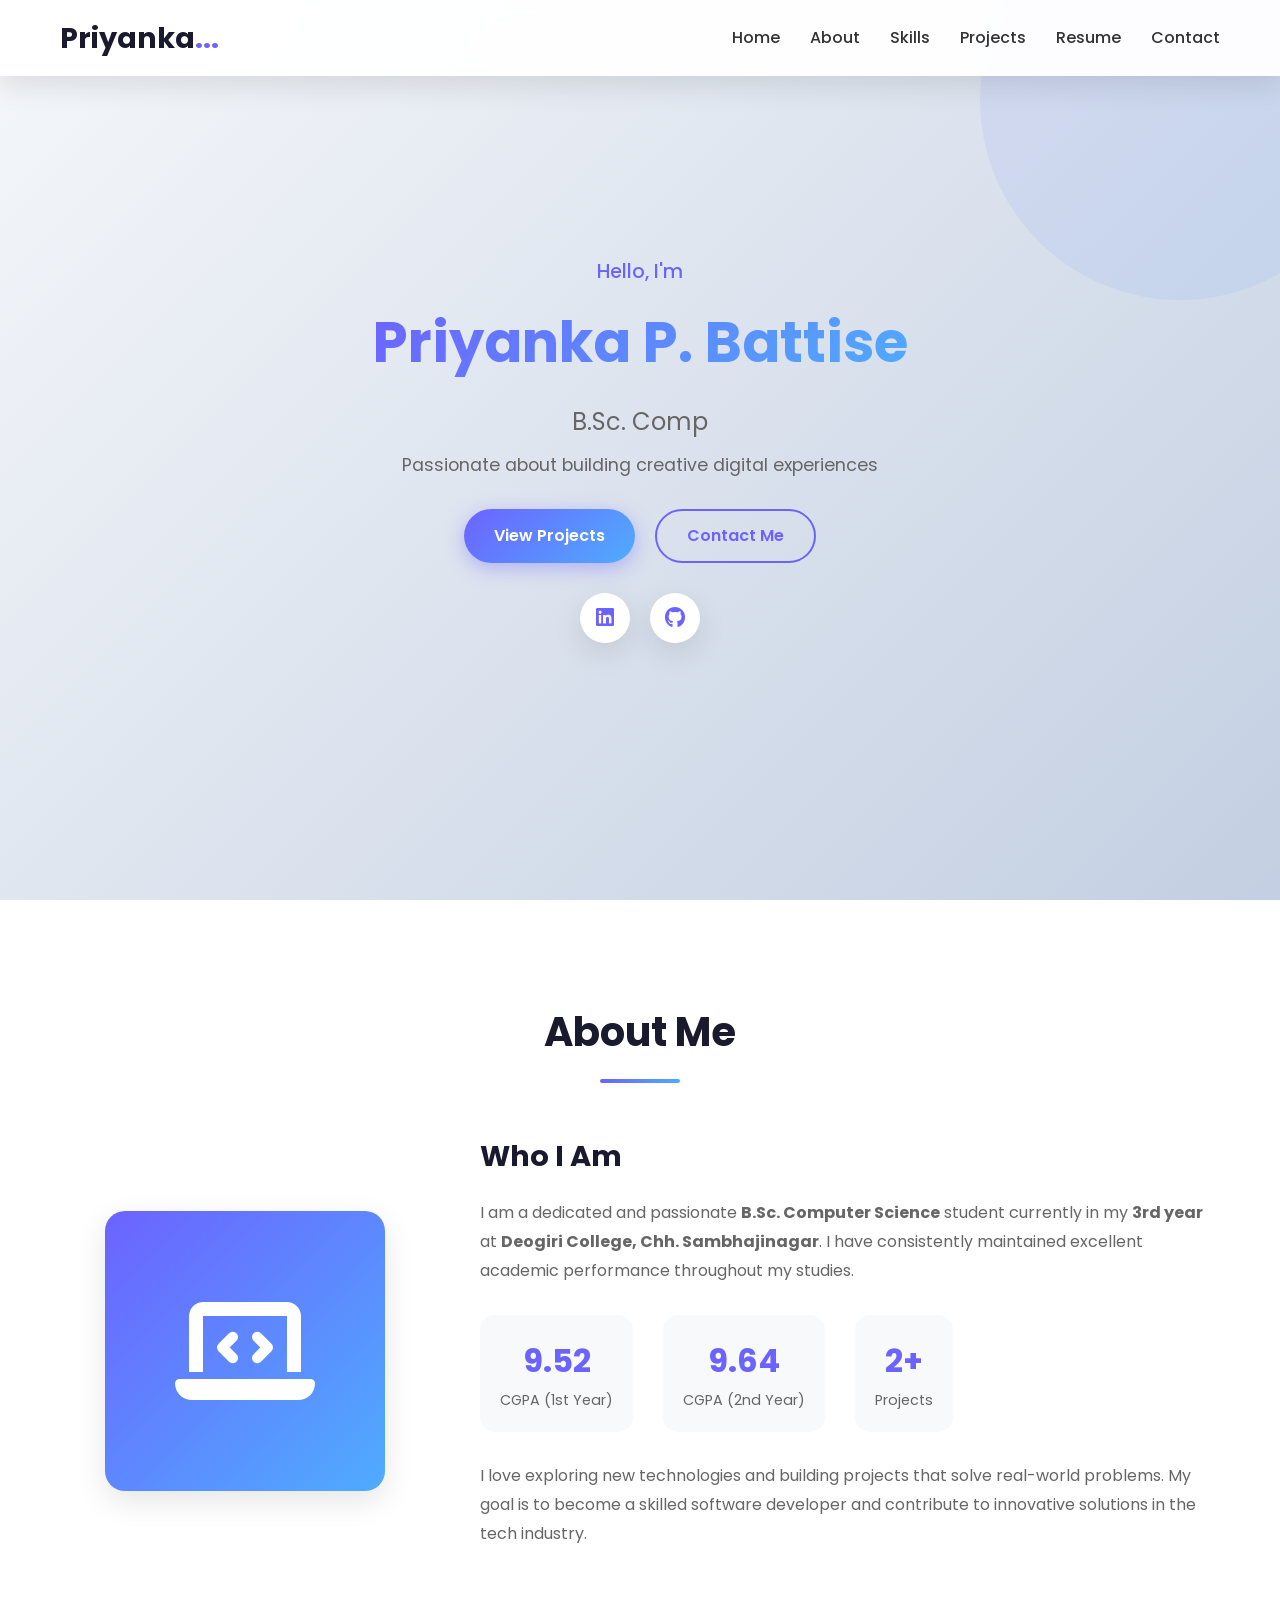
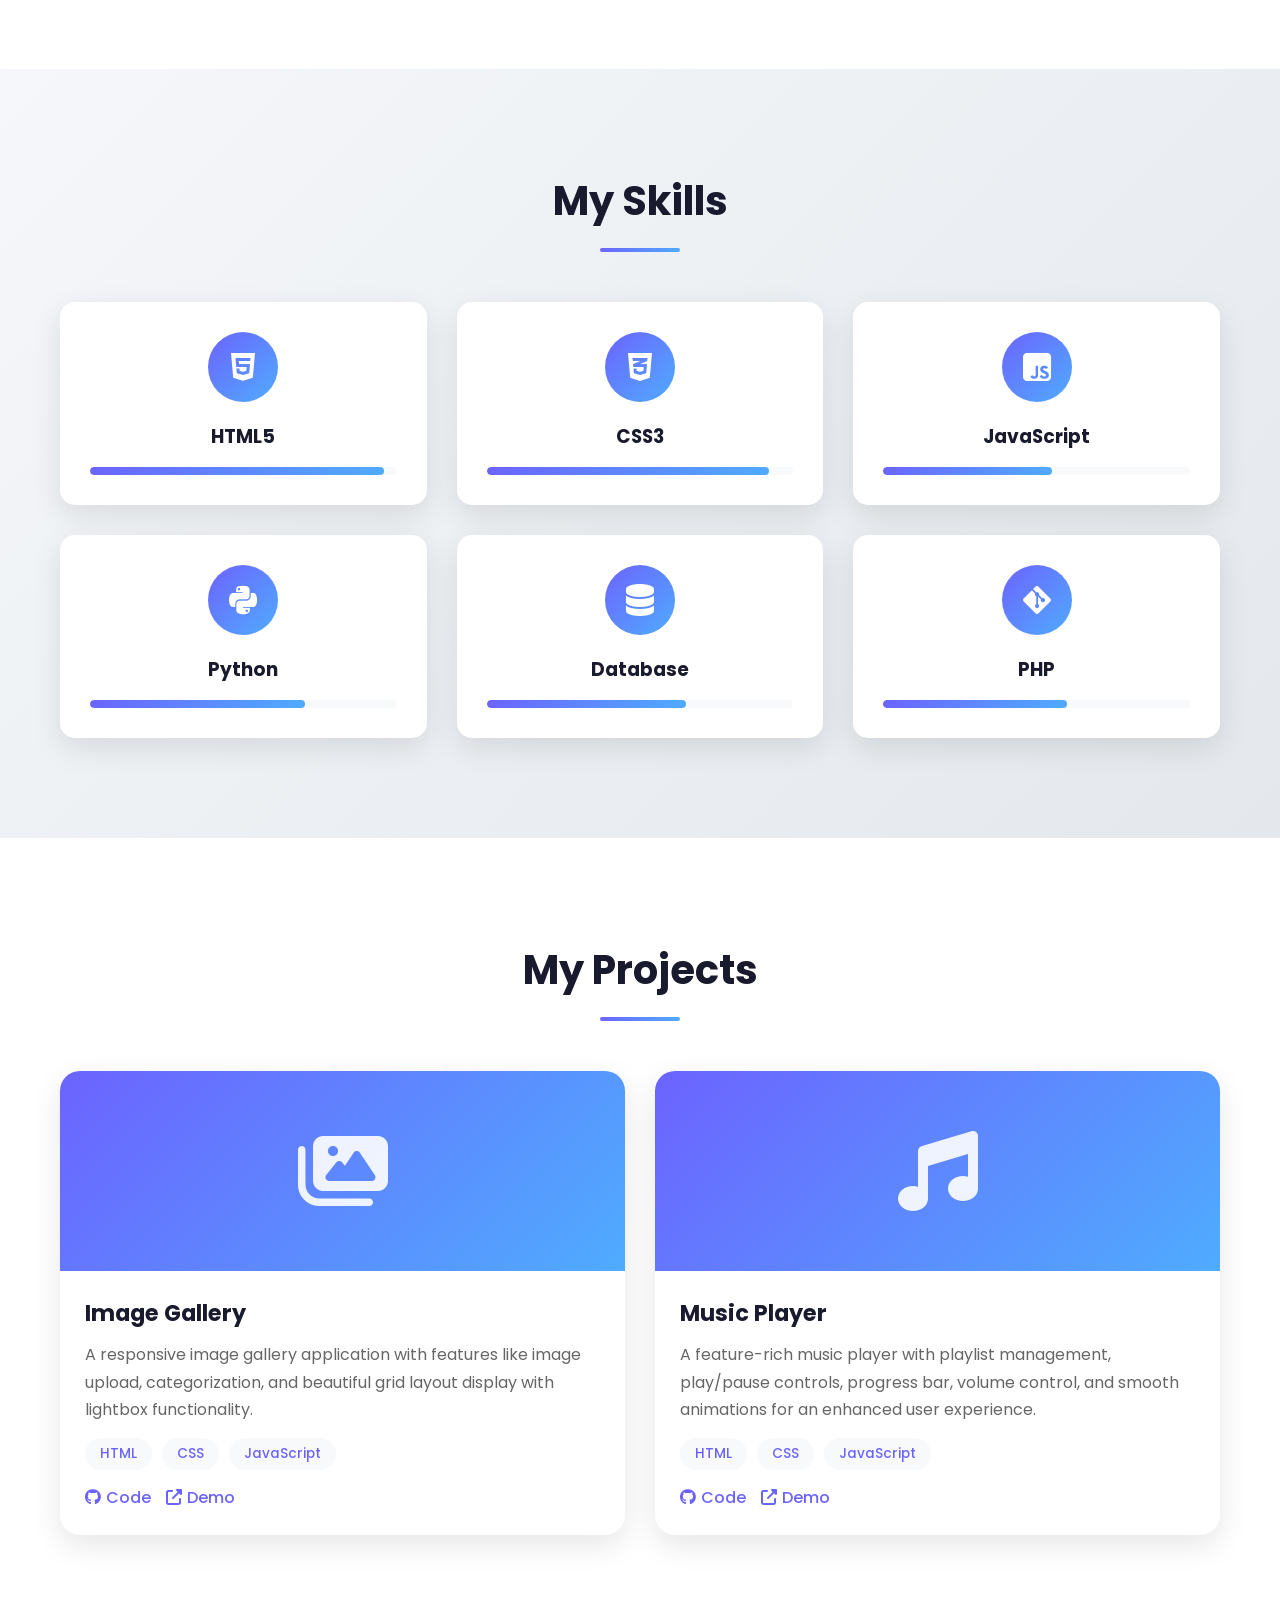
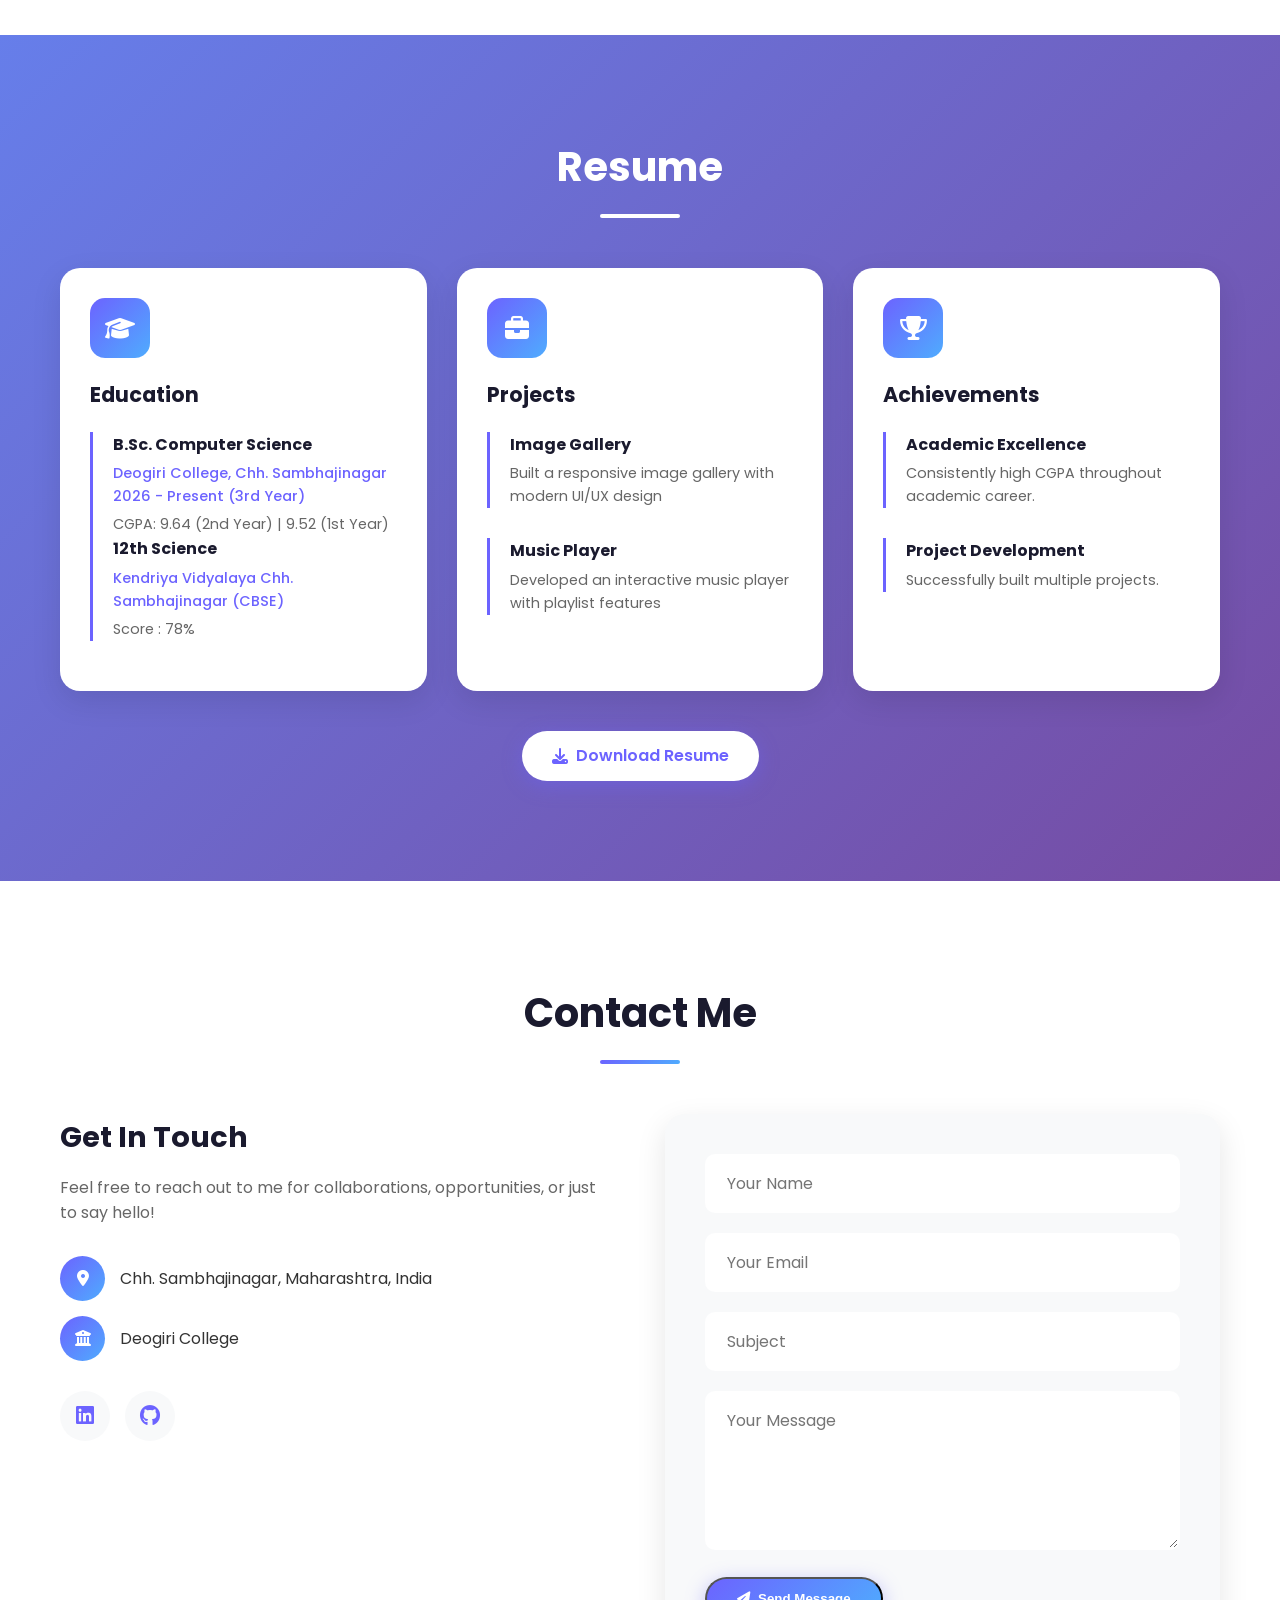
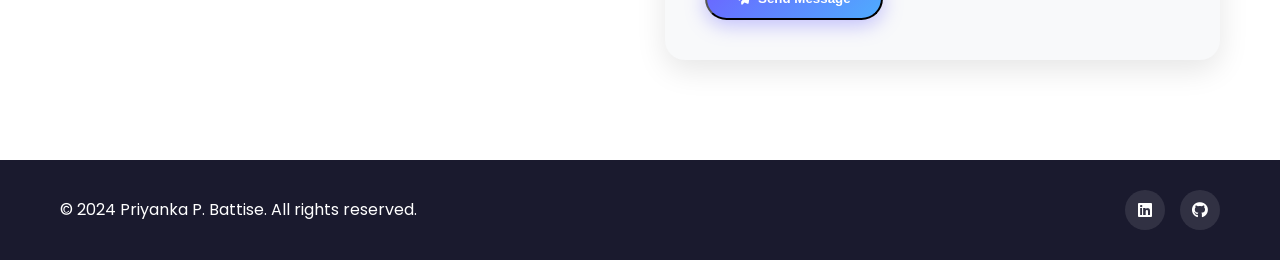
<file: index.html>
<!DOCTYPE html>
<html lang="en">
<head>
    <meta charset="UTF-8">
    <meta name="viewport" content="width=device-width, initial-scale=1.0">
    <title>Priyanka P. Battise | Portfolio</title>
    <link rel="stylesheet" href="style.css">
    <link href="https://fonts.googleapis.com/css2?family=Poppins:wght@300;400;500;600;700&display=swap" rel="stylesheet">
    <link rel="stylesheet" href="https://cdnjs.cloudflare.com/ajax/libs/font-awesome/6.4.0/css/all.min.css">
</head>
<body>
    <!-- Navigation -->
    <nav class="navbar">
        <div class="nav-container">
            <a href="#home" class="logo">Priyanka<span>...</span></a>
            <ul class="nav-links">
                <li><a href="#home">Home</a></li>
                <li><a href="#about">About</a></li>
                <li><a href="#skills">Skills</a></li>
                <li><a href="#projects">Projects</a></li>
                <li><a href="#resume">Resume</a></li>
                <li><a href="#contact">Contact</a></li>
            </ul>
            <div class="hamburger">
                <span></span>
                <span></span>
                <span></span>
            </div>
        </div>
    </nav>

    <!-- Hero Section -->
    <section id="home" class="hero">
        <div class="hero-content">
            <p class="greeting">Hello, I'm</p>
            <h1 class="name">Priyanka P. Battise</h1>
            <p class="title">B.Sc. Computer Science Student</p>
            <p class="description">Passionate about building creative digital experiences</p>
            <div class="hero-buttons">
                <a href="#projects" class="btn primary">View Projects</a>
                <a href="#contact" class="btn secondary">Contact Me</a>
            </div>
            <div class="social-links">
                <a href="https://www.linkedin.com/in/priyanka-battise-638695283" target="_blank"><i class="fab fa-linkedin"></i></a>
                <a href="https://github.com/priyankabattise" target="_blank"><i class="fab fa-github"></i></a>
            </div>
        </div>
        <div class="hero-image">
            <div class="image-placeholder">
                <i class="fas fa-user-graduate"></i>
            </div>
        </div>
    </section>

    <!-- About Section -->
    <section id="about" class="about">
        <div class="container">
            <h2 class="section-title">About Me</h2>
            <div class="about-content">
                <div class="about-image">
                    <div class="image-frame">
                        <i class="fas fa-laptop-code"></i>
                    </div>
                </div>
                <div class="about-text">
                    <h3>Who I Am</h3>
                    <p>I am a dedicated and passionate <strong>B.Sc. Computer Science</strong> student currently in my <strong>3rd year</strong> at <strong>Deogiri College, Chh. Sambhajinagar</strong>. I have consistently maintained excellent academic performance throughout my studies.</p>
                    
                    <div class="stats">
                        <div class="stat-item">
                            <span class="stat-number">9.52</span>
                            <span class="stat-label">CGPA (1st Year)</span>
                        </div>
                        <div class="stat-item">
                            <span class="stat-number">9.64</span>
                            <span class="stat-label">CGPA (2nd Year)</span>
                        </div>
                        <div class="stat-item">
                            <span class="stat-number">2+</span>
                            <span class="stat-label">Projects</span>
                        </div>
                    </div>

                    <p>I love exploring new technologies and building projects that solve real-world problems. My goal is to become a skilled software developer and contribute to innovative solutions in the tech industry.</p>
                </div>
            </div>
        </div>
    </section>

    <!-- Skills Section -->
    <section id="skills" class="skills">
        <div class="container">
            <h2 class="section-title">My Skills</h2>
            <div class="skills-grid">
                <div class="skill-card">
                    <div class="skill-icon">
                        <i class="fab fa-html5"></i>
                    </div>
                    <h3>HTML5</h3>
                    <div class="skill-bar">
                        <div class="skill-progress" data-progress="96"></div>
                    </div>
                </div>
                <div class="skill-card">
                    <div class="skill-icon">
                        <i class="fab fa-css3-alt"></i>
                    </div>
                    <h3>CSS3</h3>
                    <div class="skill-bar">
                        <div class="skill-progress" data-progress="92"></div>
                    </div>
                </div>
                <div class="skill-card">
                    <div class="skill-icon">
                        <i class="fab fa-js-square"></i>
                    </div>
                    <h3>JavaScript</h3>
                    <div class="skill-bar">
                        <div class="skill-progress" data-progress="55"></div>
                    </div>
                </div>
                <div class="skill-card">
                    <div class="skill-icon">
                        <i class="fab fa-python"></i>
                    </div>
                    <h3>Python</h3>
                    <div class="skill-bar">
                        <div class="skill-progress" data-progress="70"></div>
                    </div>
                </div>
                <div class="skill-card">
                    <div class="skill-icon">
                        <i class="fas fa-database"></i>
                    </div>
                    <h3>Database</h3>
                    <div class="skill-bar">
                        <div class="skill-progress" data-progress="65"></div>
                    </div>
                </div>
                <div class="skill-card">
                    <div class="skill-icon">
                        <i class="fab fa-git-alt"></i>
                    </div>
                    <h3>PHP</h3>
                    <div class="skill-bar">
                        <div class="skill-progress" data-progress="60"></div>
                    </div>
                </div>
            </div>
        </div>
    </section>

    <!-- Projects Section -->
    <section id="projects" class="projects">
        <div class="container">
            <h2 class="section-title">My Projects</h2>
            <div class="projects-grid">
                <div class="project-card">
                    <div class="project-image">
                        <i class="fas fa-images"></i>
                    </div>
                    <div class="project-info">
                        <h3>Image Gallery</h3>
                        <p>A responsive image gallery application with features like image upload, categorization, and beautiful grid layout display with lightbox functionality.</p>
                        <div class="project-tags">
                            <span>HTML</span>
                            <span>CSS</span>
                            <span>JavaScript</span>
                        </div>
                        <div class="project-links">
                            <a href="https://github.com/priyankabattise" target="_blank"><i class="fab fa-github"></i> Code</a>
                            <a href="https://priyankabattise.github.io/Image-Gallery/"><i class="fas fa-external-link-alt"></i> Demo</a>
                        </div>
                    </div>
                </div>
                <div class="project-card">
                    <div class="project-image">
                        <i class="fas fa-music"></i>
                    </div>
                    <div class="project-info">
                        <h3>Music Player</h3>
                        <p>A feature-rich music player with playlist management, play/pause controls, progress bar, volume control, and smooth animations for an enhanced user experience.</p>
                        <div class="project-tags">
                            <span>HTML</span>
                            <span>CSS</span>
                            <span>JavaScript</span>
                        </div>
                        <div class="project-links">
                            <a href="https://github.com/priyankabattise" target="_blank"><i class="fab fa-github"></i> Code</a>
                            <a href="https://priyankabattise.github.io/Music-player/"><i class="fas fa-external-link-alt"></i> Demo</a>
                        </div>
                    </div>
                </div>
            </div>
        </div>
    </section>

    <!-- Resume Section -->
    <section id="resume" class="resume">
        <div class="container">
            <h2 class="section-title">Resume</h2>
            <div class="resume-content">
                <div class="resume-card">
                    <div class="resume-icon">
                        <i class="fas fa-graduation-cap"></i>
                    </div>
                    <h3>Education</h3>
                    <div class="timeline">
                        <div class="timeline-item">
                            <h4>B.Sc. Computer Science</h4>
                            <p class="institution">Deogiri College, Chh. Sambhajinagar</p>
                            <p class="year">2026 - Present (3rd Year)</p>
                            <p class="cgpa">CGPA: 9.64 (2nd Year) | 9.52 (1st Year)</p>
                            <h4>12th Science</h4>
                            <p class="institution">Kendriya Vidyalaya Chh. Sambhajinagar (CBSE)</p>
                            <!-- <p class="year">2024 - Present (3rd Year)</p> -->
                            <p class="cgpa">Score : 78%</p>
                        </div>
                    </div>
                </div>
                <div class="resume-card">
                    <div class="resume-icon">
                        <i class="fas fa-briefcase"></i>
                    </div>
                    <h3>Projects</h3>
                    <div class="timeline">
                        <div class="timeline-item">
                            <h4>Image Gallery</h4>
                            <p class="description">Built a responsive image gallery with modern UI/UX design</p>
                        </div>
                        <div class="timeline-item">
                            <h4>Music Player</h4>
                            <p class="description">Developed an interactive music player with playlist features</p>
                        </div>
                    </div>
                </div>
                <div class="resume-card">
                    <div class="resume-icon">
                        <i class="fas fa-trophy"></i>
                    </div>
                    <h3>Achievements</h3>
                    <div class="timeline">
                        <div class="timeline-item">
                            <h4>Academic Excellence</h4>
                            <p class="description">Consistently high CGPA throughout academic career.</p>
                        </div>
                        <div class="timeline-item">
                            <h4>Project Development</h4>
                            <p class="description">Successfully built multiple projects.</p>
                        </div>
                    </div>
                </div>
            </div>
            <div class="download-resume">
                <a href="#" class="btn primary"><i class="fas fa-download"></i> Download Resume</a>
            </div>
        </div>
    </section>

    <!-- Contact Section -->
    <section id="contact" class="contact">
        <div class="container">
            <h2 class="section-title">Contact Me</h2>
            <div class="contact-content">
                <div class="contact-info">
                    <h3>Get In Touch</h3>
                    <p>Feel free to reach out to me for collaborations, opportunities, or just to say hello!</p>
                    <div class="contact-details">
                        <div class="contact-item">
                            <i class="fas fa-map-marker-alt"></i>
                            <span>Chh. Sambhajinagar, Maharashtra, India</span>
                        </div>
                        <div class="contact-item">
                            <i class="fas fa-university"></i>
                            <span>Deogiri College</span>
                        </div>
                    </div>
                    <div class="contact-social">
                        <a href="https://www.linkedin.com/in/priyanka-battise-638695283" target="_blank"><i class="fab fa-linkedin"></i></a>
                        <a href="https://github.com/priyankabattise" target="_blank"><i class="fab fa-github"></i></a>
                    </div>
                </div>
                <form class="contact-form">
                    <div class="form-group">
                        <input type="text" placeholder="Your Name" required>
                    </div>
                    <div class="form-group">
                        <input type="email" placeholder="Your Email" required>
                    </div>
                    <div class="form-group">
                        <input type="text" placeholder="Subject">
                    </div>
                    <div class="form-group">
                        <textarea placeholder="Your Message" rows="5" required></textarea>
                    </div>
                    <button type="submit" class="btn primary"><i class="fas fa-paper-plane"></i> Send Message</button>
                </form>
            </div>
        </div>
    </section>

    <!-- Footer -->
    <footer class="footer">
        <div class="container">
            <div class="footer-content">
                <p>&copy; 2024 Priyanka P. Battise. All rights reserved.</p>
                <div class="footer-links">
                    <a href="https://www.linkedin.com/in/priyanka-battise-638695283" target="_blank"><i class="fab fa-linkedin"></i></a>
                    <a href="https://github.com/priyankabattise" target="_blank"><i class="fab fa-github"></i></a>
                </div>
            </div>
        </div>
    </footer>

    <script src="script.js"></script>
</body>
</html>
</file>
<file: style.css>
:root {
    --primary-color: #6c63ff;
    --secondary-color: #4facfe;
    --gradient: linear-gradient(135deg, #6c63ff 0%, #4facfe 100%);
    --dark-color: #1a1a2e;
    --light-color: #f8f9fa;
    --text-color: #333;
    --text-light: #666;
    --white: #ffffff;
    --shadow: 0 10px 30px rgba(0, 0, 0, 0.1);
    --shadow-hover: 0 20px 40px rgba(0, 0, 0, 0.15);
    --transition: all 0.3s ease;
}

/* ===== Base Styles ===== */
* {
    margin: 0;
    padding: 0;
    box-sizing: border-box;
}

html {
    scroll-behavior: smooth;
}

body {
    font-family: 'Poppins', sans-serif;
    line-height: 1.6;
    color: var(--text-color);
    background-color: var(--light-color);
    overflow-x: hidden;
}

.container {
    max-width: 1200px;
    margin: 0 auto;
    padding: 0 20px;
}

/* ===== Animations ===== */
@keyframes fadeInUp {
    from {
        opacity: 0;
        transform: translateY(30px);
    }
    to {
        opacity: 1;
        transform: translateY(0);
    }
}

@keyframes fadeInLeft {
    from {
        opacity: 0;
        transform: translateX(-30px);
    }
    to {
        opacity: 1;
        transform: translateX(0);
    }
}

@keyframes fadeInRight {
    from {
        opacity: 0;
        transform: translateX(30px);
    }
    to {
        opacity: 1;
        transform: translateX(0);
    }
}

@keyframes pulse {
    0%, 100% {
        transform: scale(1);
    }
    50% {
        transform: scale(1.05);
    }
}

@keyframes float {
    0%, 100% {
        transform: translateY(0);
    }
    50% {
        transform: translateY(-10px);
    }
}

/* ===== Navigation ===== */
.navbar {
    position: fixed;
    top: 0;
    left: 0;
    right: 0;
    background: rgba(255, 255, 255, 0.95);
    backdrop-filter: blur(10px);
    z-index: 1000;
    box-shadow: var(--shadow);
}

.nav-container {
    max-width: 1200px;
    margin: 0 auto;
    padding: 15px 20px;
    display: flex;
    justify-content: space-between;
    align-items: center;
}

.logo {
    font-size: 1.8rem;
    font-weight: 700;
    color: var(--dark-color);
    text-decoration: none;
    transition: var(--transition);
}

.logo span {
    color: var(--primary-color);
}

.logo:hover {
    transform: scale(1.05);
}

.nav-links {
    display: flex;
    list-style: none;
    gap: 30px;
}

.nav-links a {
    text-decoration: none;
    color: var(--text-color);
    font-weight: 500;
    position: relative;
    transition: var(--transition);
}

.nav-links a::after {
    content: '';
    position: absolute;
    bottom: -5px;
    left: 0;
    width: 0;
    height: 2px;
    background: var(--gradient);
    transition: var(--transition);
}

.nav-links a:hover {
    color: var(--primary-color);
}

.nav-links a:hover::after {
    width: 100%;
}

.hamburger {
    display: none;
    flex-direction: column;
    cursor: pointer;
    gap: 5px;
}

.hamburger span {
    width: 25px;
    height: 3px;
    background: var(--dark-color);
    border-radius: 3px;
    transition: var(--transition);
}

/* ===== Hero Section ===== */
.hero {
    min-height: 100vh;
    display: flex;
    align-items: center;
    justify-content: center;
    padding: 100px 20px;
    background: linear-gradient(135deg, #f5f7fa 0%, #c3cfe2 100%);
    position: relative;
    overflow: hidden;
}

.hero::before {
    content: '';
    position: absolute;
    width: 400px;
    height: 400px;
    background: var(--gradient);
    border-radius: 50%;
    top: -100px;
    right: -100px;
    opacity: 0.1;
    animation: float 6s ease-in-out infinite;
}

.hero-content {
    text-align: center;
    animation: fadeInUp 1s ease;
}

.greeting {
    font-size: 1.2rem;
    color: var(--primary-color);
    font-weight: 500;
    margin-bottom: 10px;
}

.name {
    font-size: 3.5rem;
    font-weight: 700;
    color: var(--dark-color);
    margin-bottom: 15px;
    background: var(--gradient);
    -webkit-background-clip: text;
    -webkit-text-fill-color: transparent;
    background-clip: text;
}

.title {
    font-size: 1.5rem;
    color: var(--text-light);
    margin-bottom: 10px;
}

.description {
    font-size: 1.1rem;
    color: var(--text-light);
    margin-bottom: 30px;
}

.hero-buttons {
    display: flex;
    gap: 20px;
    justify-content: center;
    margin-bottom: 30px;
}

.btn {
    padding: 12px 30px;
    border-radius: 50px;
    text-decoration: none;
    font-weight: 600;
    transition: var(--transition);
    display: inline-flex;
    align-items: center;
    gap: 8px;
}

.btn.primary {
    background: var(--gradient);
    color: var(--white);
    box-shadow: 0 5px 20px rgba(108, 99, 255, 0.4);
}

.btn.primary:hover {
    transform: translateY(-3px);
    box-shadow: 0 8px 25px rgba(108, 99, 255, 0.5);
}

.btn.secondary {
    border: 2px solid var(--primary-color);
    color: var(--primary-color);
    background: transparent;
}

.btn.secondary:hover {
    background: var(--primary-color);
    color: var(--white);
    transform: translateY(-3px);
}

.social-links {
    display: flex;
    gap: 20px;
    justify-content: center;
}

.social-links a {
    width: 50px;
    height: 50px;
    border-radius: 50%;
    background: var(--white);
    display: flex;
    align-items: center;
    justify-content: center;
    text-decoration: none;
    color: var(--primary-color);
    font-size: 1.3rem;
    box-shadow: var(--shadow);
    transition: var(--transition);
}

.social-links a:hover {
    background: var(--gradient);
    color: var(--white);
    transform: translateY(-5px);
}

.hero-image {
    display: none;
}

.image-placeholder {
    width: 300px;
    height: 300px;
    background: var(--gradient);
    border-radius: 50%;
    display: flex;
    align-items: center;
    justify-content: center;
    animation: float 3s ease-in-out infinite;
}

.image-placeholder i {
    font-size: 8rem;
    color: var(--white);
}

/* ===== Section Title ===== */
.section-title {
    font-size: 2.5rem;
    text-align: center;
    margin-bottom: 50px;
    color: var(--dark-color);
    position: relative;
}

.section-title::after {
    content: '';
    display: block;
    width: 80px;
    height: 4px;
    background: var(--gradient);
    margin: 15px auto;
    border-radius: 2px;
}

/* ===== About Section ===== */
.about {
    padding: 100px 0;
    background: var(--white);
}

.about-content {
    display: grid;
    grid-template-columns: 1fr 2fr;
    gap: 50px;
    align-items: center;
}

.about-image {
    display: flex;
    justify-content: center;
}

.image-frame {
    width: 280px;
    height: 280px;
    background: var(--gradient);
    border-radius: 20px;
    display: flex;
    align-items: center;
    justify-content: center;
    box-shadow: var(--shadow);
    transition: var(--transition);
}

.image-frame:hover {
    transform: rotate(5deg) scale(1.05);
}

.image-frame i {
    font-size: 7rem;
    color: var(--white);
}

.about-text h3 {
    font-size: 1.8rem;
    color: var(--dark-color);
    margin-bottom: 20px;
}

.about-text p {
    color: var(--text-light);
    margin-bottom: 20px;
    line-height: 1.8;
}

.stats {
    display: flex;
    gap: 30px;
    margin: 30px 0;
}

.stat-item {
    text-align: center;
    padding: 20px;
    background: var(--light-color);
    border-radius: 15px;
    transition: var(--transition);
}

.stat-item:hover {
    transform: translateY(-5px);
    box-shadow: var(--shadow);
}

.stat-number {
    display: block;
    font-size: 2rem;
    font-weight: 700;
    color: var(--primary-color);
}

.stat-label {
    font-size: 0.9rem;
    color: var(--text-light);
}

/* ===== Skills Section ===== */
.skills {
    padding: 100px 0;
    background: linear-gradient(135deg, #f5f7fa 0%, #e4e8ec 100%);
}

.skills-grid {
    display: grid;
    grid-template-columns: repeat(3, 1fr);
    gap: 30px;
}

.skill-card {
    background: var(--white);
    padding: 30px;
    border-radius: 15px;
    text-align: center;
    box-shadow: var(--shadow);
    transition: var(--transition);
}

.skill-card:hover {
    transform: translateY(-10px);
    box-shadow: var(--shadow-hover);
}

.skill-icon {
    width: 70px;
    height: 70px;
    background: var(--gradient);
    border-radius: 50%;
    display: flex;
    align-items: center;
    justify-content: center;
    margin: 0 auto 20px;
}

.skill-icon i {
    font-size: 2rem;
    color: var(--white);
}

.skill-card h3 {
    margin-bottom: 15px;
    color: var(--dark-color);
}

.skill-bar {
    height: 8px;
    background: var(--light-color);
    border-radius: 10px;
    overflow: hidden;
}

.skill-progress {
    height: 100%;
    background: var(--gradient);
    border-radius: 10px;
    width: 0;
    transition: width 1.5s ease;
}

/* ===== Projects Section ===== */
.projects {
    padding: 100px 0;
    background: var(--white);
}

.projects-grid {
    display: grid;
    grid-template-columns: repeat(2, 1fr);
    gap: 30px;
}

.project-card {
    background: var(--white);
    border-radius: 20px;
    overflow: hidden;
    box-shadow: var(--shadow);
    transition: var(--transition);
}

.project-card:hover {
    transform: translateY(-10px);
    box-shadow: var(--shadow-hover);
}

.project-image {
    height: 200px;
    background: var(--gradient);
    display: flex;
    align-items: center;
    justify-content: center;
}

.project-image i {
    font-size: 5rem;
    color: var(--white);
    opacity: 0.9;
}

.project-info {
    padding: 25px;
}

.project-info h3 {
    font-size: 1.4rem;
    color: var(--dark-color);
    margin-bottom: 10px;
}

.project-info p {
    color: var(--text-light);
    margin-bottom: 15px;
    line-height: 1.7;
}

.project-tags {
    display: flex;
    gap: 10px;
    margin-bottom: 15px;
    flex-wrap: wrap;
}

.project-tags span {
    padding: 5px 15px;
    background: var(--light-color);
    color: var(--primary-color);
    border-radius: 20px;
    font-size: 0.85rem;
    font-weight: 500;
}

.project-links {
    display: flex;
    gap: 15px;
}

.project-links a {
    text-decoration: none;
    color: var(--primary-color);
    font-weight: 500;
    display: flex;
    align-items: center;
    gap: 5px;
    transition: var(--transition);
}

.project-links a:hover {
    color: var(--secondary-color);
}

/* ===== Resume Section ===== */
.resume {
    padding: 100px 0;
    background: linear-gradient(135deg, #667eea 0%, #764ba2 100%);
}

.resume .section-title {
    color: var(--white);
}

.resume .section-title::after {
    background: var(--white);
}

.resume-content {
    display: grid;
    grid-template-columns: repeat(3, 1fr);
    gap: 30px;
    margin-bottom: 40px;
}

.resume-card {
    background: var(--white);
    padding: 30px;
    border-radius: 20px;
    box-shadow: var(--shadow);
    transition: var(--transition);
}

.resume-card:hover {
    transform: translateY(-10px);
}

.resume-icon {
    width: 60px;
    height: 60px;
    background: var(--gradient);
    border-radius: 15px;
    display: flex;
    align-items: center;
    justify-content: center;
    margin-bottom: 20px;
}

.resume-icon i {
    font-size: 1.5rem;
    color: var(--white);
}

.resume-card h3 {
    font-size: 1.3rem;
    color: var(--dark-color);
    margin-bottom: 20px;
}

.timeline-item {
    padding-left: 20px;
    border-left: 3px solid var(--primary-color);
    margin-bottom: 20px;
}

.timeline-item h4 {
    color: var(--dark-color);
    margin-bottom: 5px;
}

.timeline-item .institution,
.timeline-item .year {
    color: var(--primary-color);
    font-weight: 500;
    font-size: 0.9rem;
}

.timeline-item .cgpa,
.timeline-item .description {
    color: var(--text-light);
    font-size: 0.9rem;
    margin-top: 5px;
}

.download-resume {
    text-align: center;
}

.download-resume .btn {
    background: var(--white);
    color: var(--primary-color);
}

.download-resume .btn:hover {
    background: var(--dark-color);
    color: var(--white);
}

/* ===== Contact Section ===== */
.contact {
    padding: 100px 0;
    background: var(--white);
}

.contact-content {
    display: grid;
    grid-template-columns: 1fr 1fr;
    gap: 50px;
}

.contact-info h3 {
    font-size: 1.8rem;
    color: var(--dark-color);
    margin-bottom: 15px;
}

.contact-info p {
    color: var(--text-light);
    margin-bottom: 30px;
}

.contact-details {
    margin-bottom: 30px;
}

.contact-item {
    display: flex;
    align-items: center;
    gap: 15px;
    margin-bottom: 15px;
}

.contact-item i {
    width: 45px;
    height: 45px;
    background: var(--gradient);
    border-radius: 50%;
    display: flex;
    align-items: center;
    justify-content: center;
    color: var(--white);
}

.contact-item span {
    color: var(--text-color);
}

.contact-social {
    display: flex;
    gap: 15px;
}

.contact-social a {
    width: 50px;
    height: 50px;
    border-radius: 50%;
    background: var(--light-color);
    display: flex;
    align-items: center;
    justify-content: center;
    text-decoration: none;
    color: var(--primary-color);
    font-size: 1.3rem;
    transition: var(--transition);
}

.contact-social a:hover {
    background: var(--gradient);
    color: var(--white);
    transform: translateY(-5px);
}

.contact-form {
    background: var(--light-color);
    padding: 40px;
    border-radius: 20px;
    box-shadow: var(--shadow);
}

.form-group {
    margin-bottom: 20px;
}

.form-group input,
.form-group textarea {
    width: 100%;
    padding: 15px 20px;
    border: 2px solid transparent;
    border-radius: 10px;
    font-family: inherit;
    font-size: 1rem;
    transition: var(--transition);
    background: var(--white);
}

.form-group input:focus,
.form-group textarea:focus {
    outline: none;
    border-color: var(--primary-color);
}

.form-group textarea {
    resize: vertical;
}

/* ===== Footer ===== */
.footer {
    background: var(--dark-color);
    color: var(--white);
    padding: 30px 0;
}

.footer-content {
    display: flex;
    justify-content: space-between;
    align-items: center;
}

.footer-links {
    display: flex;
    gap: 15px;
}

.footer-links a {
    width: 40px;
    height: 40px;
    border-radius: 50%;
    background: rgba(255, 255, 255, 0.1);
    display: flex;
    align-items: center;
    justify-content: center;
    text-decoration: none;
    color: var(--white);
    transition: var(--transition);
}

.footer-links a:hover {
    background: var(--gradient);
    transform: translateY(-3px);
}

/* ===== Responsive Design ===== */
@media (max-width: 1024px) {
    .skills-grid {
        grid-template-columns: repeat(2, 1fr);
    }

    .resume-content {
        grid-template-columns: 1fr;
    }
}

@media (max-width: 768px) {
    .nav-links {
        position: fixed;
        top: 70px;
        left: -100%;
        width: 100%;
        height: calc(100vh - 70px);
        background: var(--white);
        flex-direction: column;
        align-items: center;
        justify-content: flex-start;
        padding-top: 50px;
        gap: 30px;
        transition: var(--transition);
    }

    .nav-links.active {
        left: 0;
    }

    .hamburger {
        display: flex;
    }

    .hamburger.active span:nth-child(1) {
        transform: rotate(45deg) translate(5px, 5px);
    }

    .hamburger.active span:nth-child(2) {
        opacity: 0;
    }

    .hamburger.active span:nth-child(3) {
        transform: rotate(-45deg) translate(7px, -6px);
    }

    .name {
        font-size: 2.5rem;
    }

    .hero-buttons {
        flex-direction: column;
        align-items: center;
    }

    .about-content {
        grid-template-columns: 1fr;
        text-align: center;
    }

    .about-image {
        order: -1;
    }

    .stats {
        justify-content: center;
        flex-wrap: wrap;
    }

    .skills-grid {
        grid-template-columns: 1fr;
    }

    .projects-grid {
        grid-template-columns: 1fr;
    }

    .contact-content {
        grid-template-columns: 1fr;
    }

    .footer-content {
        flex-direction: column;
        gap: 15px;
        text-align: center;
    }
}

@media (max-width: 480px) {
    .name {
        font-size: 2rem;
    }

    .title {
        font-size: 1.2rem;
    }

    .section-title {
        font-size: 2rem;
    }

    .stats {
        flex-direction: column;
        align-items: center;
    }

    .stat-item {
        width: 100%;
    }

    .contact-form {
        padding: 25px;
    }
}

/* ===== Scroll Animations ===== */
.animate-on-scroll {
    opacity: 0;
    transform: translateY(30px);
    transition: all 0.6s ease;
}

.animate-on-scroll.animated {
    opacity: 1;
    transform: translateY(0);
}
</file>
